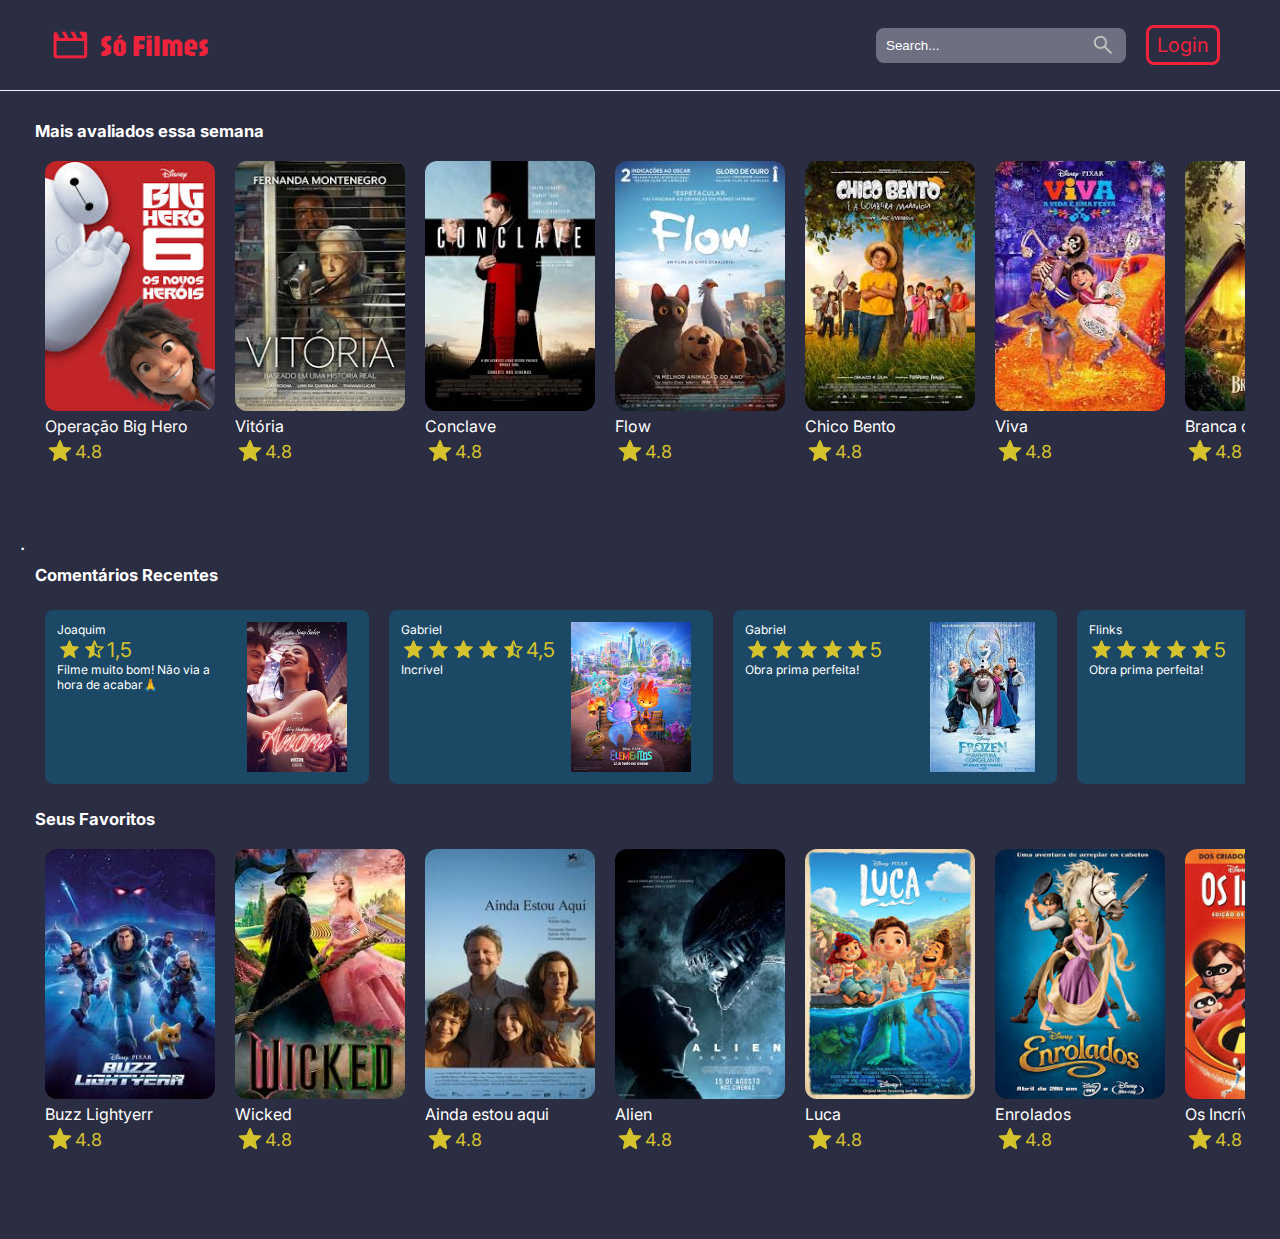
<file: index.html>
<!DOCTYPE html>
<html lang="en">

<head>
    <meta charset="UTF-8">
    <meta name="viewport" content="width=device-width, initial-scale=1.0">

    <!--Fontes-->
    <link rel="preconnect" href="https://fonts.googleapis.com">
    <link rel="preconnect" href="https://fonts.gstatic.com" crossorigin>
    <link
        href="https://fonts.googleapis.com/css2?family=Inter:ital,opsz,wght@0,14..32,100..900;1,14..32,100..900&family=Jaro:opsz@6..72&display=swap"
        rel="stylesheet">

    <!--Ícone Logo-->
    <link rel="stylesheet"
        href="https://fonts.googleapis.com/css2?family=Material+Symbols+Outlined:opsz,wght,FILL,GRAD@24,400,0,0&icon_names=movie" />

    <!--CSS Header-->
    <link rel="stylesheet" href="css/header.css">

    <!--CSS Geral-->
    <link rel="stylesheet" href="css/so_filmes.css">

    <title>Só Filmes</title>
</head>

<body>
    <header>
        <input type="checkbox" id="search_bar" />
        <div>

            <div id="logo">
                <span class="material-symbols-outlined" style="font-size: 40px;">movie</span>
                <h3>Só Filmes</h3>
            </div>

            <div>
                <input type="search" placeholder="Search..." />
                <label for="search_bar"><img src="img/search.png" /></label>
                <a>Login</a>
            </div>
        </div>
        <input type="search" placeholder="Search...">
    </header>

    <main>
        <section>
            <h5>Mais avaliados essa semana</h5>
            <section>
                <div class="filme">
                    <a href="filme/index.html"><img src="img/bighero.jpg" /></a>
                    <p>Operação Big Hero</p>
                    <div>
                        <img src="img/star_fill.png">
                        <p>4.8</p>
                    </div>
                </div>
                <div class="filme">
                    <a href="/filme/index.html"><img src="img/vitoria.jpg" /></a>
                    <p>Vitória</p>
                    <div>
                        <img src="img/star_fill.png">
                        <p>4.8</p>
                    </div>
                </div>
                <div class="filme">
                    <a href="/filme/index.html"><img src="img/conclave.jpg" /></a>
                    <p>Conclave</p>
                    <div>
                        <img src="img/star_fill.png">
                        <p>4.8</p>
                    </div>
                </div>
                <div class="filme">
                    <a href="/filme/index.html"><img src="img/flow.jpg" /></a>
                    <p>Flow</p>
                    <div>
                        <img src="img/star_fill.png">
                        <p>4.8</p>
                    </div>
                </div>
                <div class="filme">
                    <a href="/filme/index.html"><img src="img/chicobento.jpg" /></a>                    <p>Chico Bento</p>
                    <div>
                        <img src="img/star_fill.png">
                        <p>4.8</p>
                    </div>
                </div>
                <div class="filme">
                    <a href="/filme/index.html"><img src="img/viva.jpg" /></a>
                    <p>Viva</p>
                    <div>
                        <img src="img/star_fill.png">
                        <p>4.8</p>
                    </div>
                </div>
                <div class="filme">
                    <a href="/filme/index.html"><img src="img/branca.jpg" /></a>
                    <p>Branca de Neve</p>
                    <div>
                        <img src="img/star_fill.png">
                        <p>4.8</p>
                    </div>
                </div>
                <div class="filme">
                    <a href="/filme/index.html"><img src="img/roboselvagem.jpg" /></a>
                    <p>Robô Selvagem</p>
                    <div>
                        <img src="img/star_fill.png">
                        <p>4.8</p>
                    </div>
                </div>
            </section>
        </section>.

        <section>
            <h5>Comentários Recentes</h5>

            <section>
                <div class="comentario">
                    <div>
                        <p>Joaquim</p>
                        <div>
                            <img src="img/star_fill.png" />
                            <img src="img/star_half.png" />
                            <p>1,5</p>
                        </div>
                        <p>Filme muito bom! Não via a hora de acabar🙏</p>
                    </div>
                    <img src="img/anora.jpg" />
                </div>
                <div class="comentario">
                    <div>
                        <p>Gabriel</p>
                        <div>
                            <img src="img/star_fill.png" />
                            <img src="img/star_fill.png" />
                            <img src="img/star_fill.png" />
                            <img src="img/star_fill.png" />
                            <img src="img/star_half.png" />
                            <p>4,5</p>
                        </div>
                        <p>Incrível</p>
                    </div>
                    <img src="img/elementos.jpg" />
                </div>
                <div class="comentario">
                    <div>
                        <p>Gabriel</p>
                        <div>
                            <img src="img/star_fill.png" />
                            <img src="img/star_fill.png" />
                            <img src="img/star_fill.png" />
                            <img src="img/star_fill.png" />
                            <img src="img/star_fill.png" />
                            <p>5</p>
                        </div>
                        <p>Obra prima perfeita!</p>
                    </div>
                    <img src="img/frozen.jpg" />
                </div>
                <div class="comentario">
                    <div>
                        <p>Flinks</p>
                        <div>
                            <img src="img/star_fill.png" />
                            <img src="img/star_fill.png" />
                            <img src="img/star_fill.png" />
                            <img src="img/star_fill.png" />
                            <img src="img/star_fill.png" />
                            <p>5</p>
                        </div>
                        <p>Obra prima perfeita!</p>
                    </div>
                    <img src="img/vitoria.jpg" />
                </div>
            </section>

        </section>


        <section>
            <h5>Seus Favoritos</h5>
            <section>
                <div class="filme">
                    <a href="/filme/index.html"><img src="img/buzz.jpg" /></a>
                    <p>Buzz Lightyerr</p>
                    <div>
                        <img src="img/star_fill.png">
                        <p>4.8</p>
                    </div>
                </div>
                <div class="filme">
                    <a href="/filme/index.html"><img src="img/wicked.jpg" /></a>
                    <p>Wicked</p>
                    <div>
                        <img src="img/star_fill.png">
                        <p>4.8</p>
                    </div>
                </div>
                <div class="filme">
                    <a href="/filme/index.html"><img src="img/aindatoaqui.jpg" /></a>
                    <p>Ainda estou aqui</p>
                    <div>
                        <img src="img/star_fill.png">
                        <p>4.8</p>
                    </div>
                </div>
                <div class="filme">
                    <a href="/filme/index.html"><img src="img/alien.jpg" /></a>
                    <p>Alien</p>
                    <div>
                        <img src="img/star_fill.png">
                        <p>4.8</p>
                    </div>
                </div>
                <div class="filme">
                    <a href="/filme/index.html"><img src="img/luca.jpg" /></a>
                    <p>Luca</p>
                    <div>
                        <img src="img/star_fill.png">
                        <p>4.8</p>
                    </div>
                </div>
                <div class="filme">
                    <a href="/filme/index.html"><img src="img/enrolados.jpg" /></a>
                    <p>Enrolados</p>
                    <div>
                        <img src="img/star_fill.png">
                        <p>4.8</p>
                    </div>
                </div>
                <div class="filme">
                    <a href="/filme/index.html"><img src="img/incriveis.jpg" /></a>
                    <p>Os Incríveis</p>
                    <div>
                        <img src="img/star_fill.png">
                        <p>4.8</p>
                    </div>
                </div>
                <div class="filme">
                    <a href="/filme/index.html"><img src="img/kungfu.jpg" /></a>
                    <p>Kung Fu Panda</p>
                    <div>
                        <img src="img/star_fill.png">
                        <p>4.8</p>
                    </div>
                </div>
            </section>
        </section>
    </main>
</body>

</html>
</file>
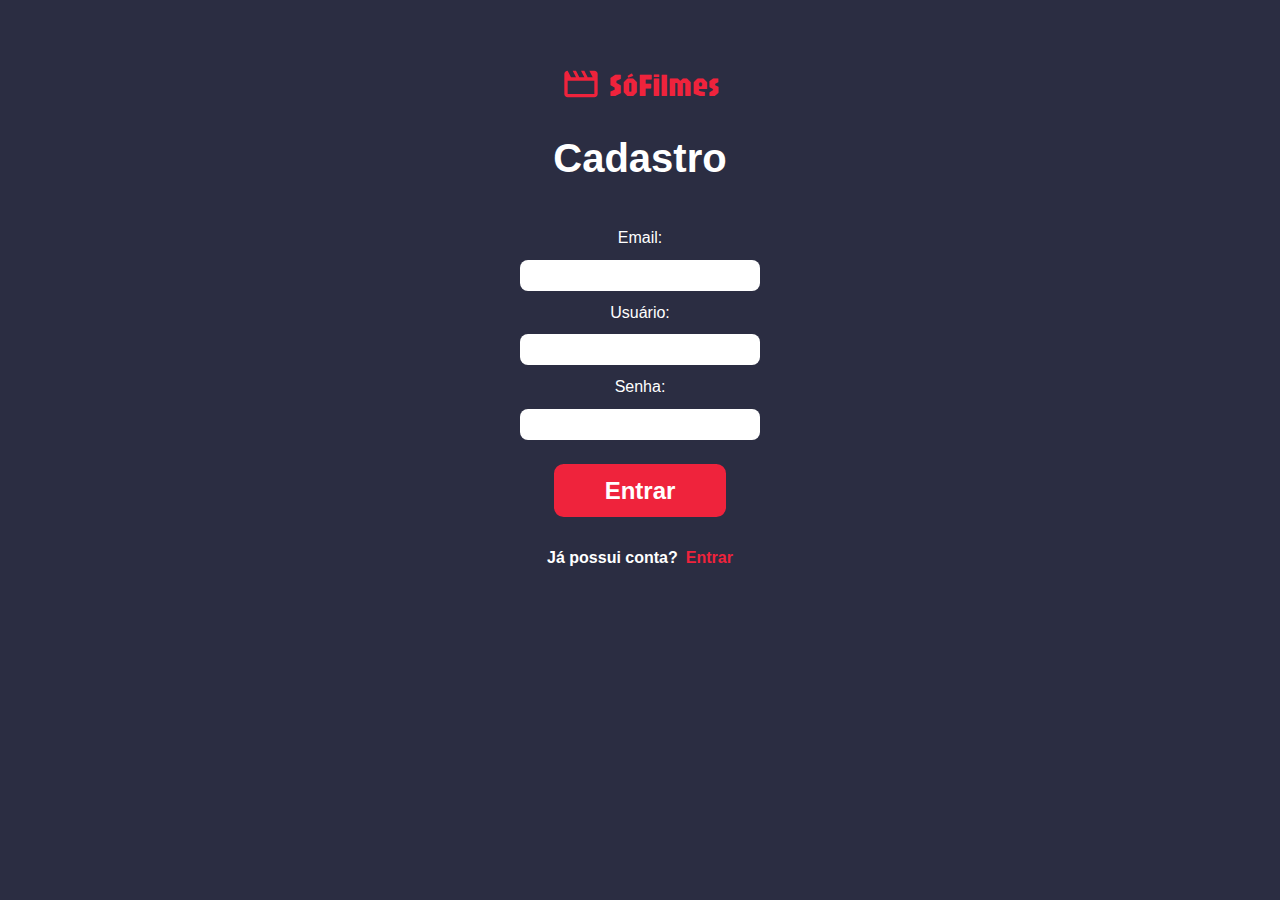
<file: cadastro/index.html>
<!DOCTYPE html>
<html lang="en">
<head>
    <head>
        <meta charset="UTF-8">
        <meta name="viewport" content="width=device-width, initial-scale=1.0">
        <!--Fontes-->
        <link rel="preconnect" href="https://fonts.googleapis.com">
        <link rel="preconnect" href="https://fonts.gstatic.com" crossorigin>
        <link
            href="https://fonts.googleapis.com/css2?family=Inter:ital,opsz,wght@0,14..32,100..900;1,14..32,100..900&family=Jaro:opsz@6..72&display=swap"
            rel="stylesheet">
        <link rel="stylesheet" href="/cadastro/cadastro.css">
        <title>SoFilmes</title>
    </head>
</head>
<body>
    <main>
        <div>
            <img src="/img/movie.svg" alt="">
            <h3>SóFilmes</h3>
        </div>
        <h2>Cadastro</h2>
        <section class="form-box">
            <label for="email">Email:</label>
            <input type="text" id="email">
        
            <label for="usuario">Usuário:</label>
            <input type="text" id="usuario">
        
            <label for="senha">Senha:</label>
            <input type="password" id="senha">
        </section>
        <aside>
            <a href="/filme/index.html">Entrar</a>
        </aside>
        <article>
            <p>Já possui conta?</p>
            <a href="/login/login.css">Entrar</a>
        </article>
    </main>
    
</body>
</html>
</file>
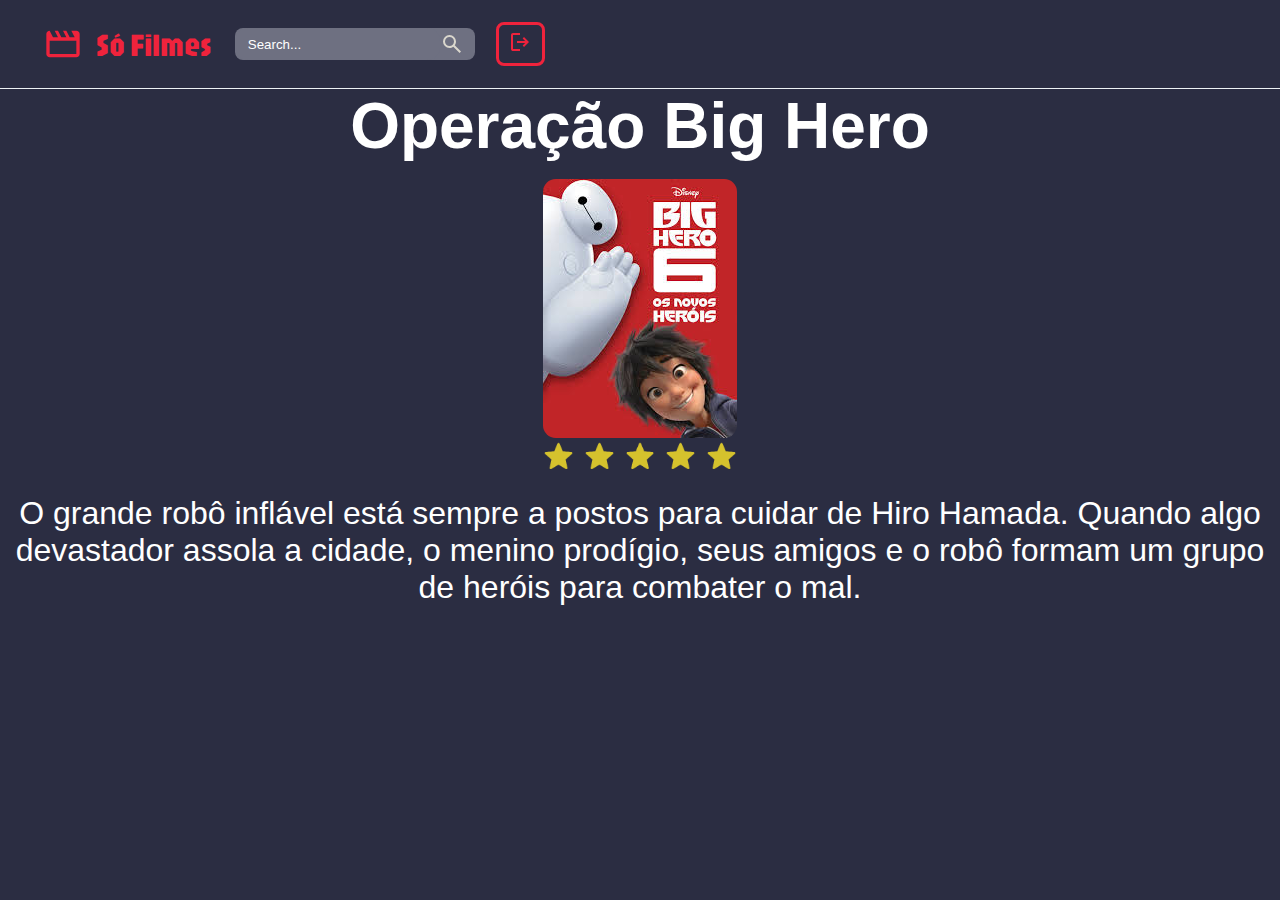
<file: filme/index.html>
<!DOCTYPE html>
<html lang="en">

<head>
    <meta charset="UTF-8">
    <meta name="viewport" content="width=device-width, initial-scale=1.0">
    <!--Fontes-->
    <link rel="preconnect" href="https://fonts.googleapis.com">
    <link rel="preconnect" href="https://fonts.gstatic.com" crossorigin>
    <link
        href="https://fonts.googleapis.com/css2?family=Inter:ital,opsz,wght@0,14..32,100..900;1,14..32,100..900&family=Jaro:opsz@6..72&display=swap"
        rel="stylesheet">
    <link rel="stylesheet" href="/css/filme.css">
    <link rel="stylesheet" href="/filme/menu.css">
    <title>SoFilmes</title>
</head>

<body>
    <header>
        <section>
            <img src="/img/movie.svg" alt="">
            <h3>Só Filmes</h3>
        </section>
        <input type="checkbox" id="menu">
        <nav>
            <label for="menu">
                <span></span>
                <span></span>
                <span></span>
            </label>
            <div>
                <form>
                    <input type="text" placeholder="Search...">
                    <img src="/img/search.svg" alt="">
                </form>
                <a href="/login/index.html"><img src="/img/logout.svg" alt=""></a>
            </div>
        </nav>
    </header>
    <main>
        <h1>Operação Big Hero</h1>
        <section>
            <img src="/img/bighero.jpg" alt="">
            <div>
                <span><img src="/img/star_fill.png" alt=""></span>
                <span><img src="/img/star_fill.png" alt=""></span>
                <span><img src="/img/star_fill.png" alt=""></span>
                <span><img src="/img/star_fill.png" alt=""></span>
                <span><img src="/img/star_fill.png" alt=""></span>
            </div>
        </section>
        <article>
            <p>O grande robô inflável está sempre a postos para cuidar de Hiro Hamada.
                Quando algo devastador assola a cidade, o menino prodígio, seus amigos e
                o robô formam um grupo de heróis para combater o mal.</p>
        </article>
    </main>
</body>

</html>
</file>
<file: css/header.css>
* {
    margin: 0px;
    padding: 0px;
}

header input#search_bar {
    display: none;
}

header {

    border-bottom: 1px solid #EDF2F4;
}

header div {
    display: flex;
    justify-content: space-between;
    align-items: center;
    padding: 10px 20px;
    height: 70px;
}

header div h3 {
    font-family: 'Jaro', sans-serif;
    font-size: 30px;
}

header div span {
    color: #EF233C;
    margin: 2px 10px;
}

header div {
    display: flex;
    align-items: center;
}

header div#logo {
    color: #EF233C;
}

header input[type="search"] {
    width: 250px;
    height: 35px;
    padding: 5px 10px;
    border-radius: 8px;
    background-color: #6E7081;
    background-image: url("../img/search.png");
    background-repeat: no-repeat;
    background-size: 24px;
    background-position: 95% 50%;
    color: #FFF;
    outline: none;
    border: none;
}

header>input[type="search"] {
    width: 95%;
    margin: 8px;
    display: none;
}

header>input#search_bar:checked~header {
    display: flex;
    flex-direction: column;
}

header>input#search_bar:checked~input[type="search"] {
    display: block;
}

header div img {
    display: none;
    padding: 3px;
    width: 30px;
    height: auto;
    background-color: #6E7081;
    border-radius: 8px;
}

header div input::placeholder {
    color: #FFF;
}

header div a {
    margin: 10px 20px;
    padding: 5px 8px;
    color: #EF233C;
    border: 3px solid #EF233C;
    border-radius: 8px;
    cursor: pointer;
}


@media (max-width: 525px) {
    header div img {
        display: inline;
    }

    header div>input {
        display: none;
    }

}
</file>
<file: css/so_filmes.css>
body {
    font-family: 'Inter', sans-serif;
    font-size: 20px;
    color: #FFF;
    background-color: #2B2D42;
}

main {
    padding: 20px;
}

section {
    margin: 10px 15px;

}

section section {
    margin: 20px 0px;
    display: flex;
    overflow-x: scroll;
    white-space: nowrap;
    scrollbar-color: #6E7081 #2B2D42;
    scrollbar-width: thin;
}

section:has(>.filme) {
    height: 350px;
}

.filme {
    margin: 0px 10px;
}

.filme a img {
    height: 250px;
    width: 170px;
    object-fit: cover;
    border-radius: 12px;
    transition: all 300ms;
    cursor: pointer;
}

.filme a img:hover {
    height: 270px;
    width: 180px;
}

.filme p {
    font-size: 0.8em;
    max-width: 165px;
}

.filme div {
    display: inline-flex;
    align-items: center;
    color: #D5C22D;

}

.filme div img {
    height: 30px;

}

.filme div p {
    font-size: 0.9em;
}


.comentario {
    padding: 12px;
    margin: 5px 10px;
    width: 300px;
    display: flex;
    flex-wrap: nowrap;
    align-items: flex-start;
    justify-content: space-between;
    background-color: #1B4965;
    border-radius: 8px;
}

.comentario div {
    width: 200px;

    flex: 1;
    min-width: 0;
    overflow-wrap: break-word;
}

.comentario div div {
    display: flex;
    color: #D5C22D;
    font-size: 1.7em;
    align-items: center;
}

.comentario div p {

    font-size: 0.6em;
    white-space: normal;
    /* Força o texto a quebrar */
    word-break: break-word;
    /* Garante que palavras longas quebrem corretamente */
}

.comentario div div img {
    height: 25px;
}

.comentario>img {
    height: 150px;
    margin: 0px 10px;
}

@media (max-width: 525px) {
    main {
        padding: 3px;
    }
}
</file>
<file: cadastro/cadastro.css>
* {
    margin: 0;
    padding: 0;
    outline: 0;
    border: 0;
    box-sizing: border-box;
}

body{
    background-color: #2B2D42;
}

main div{
    display: flex;
    justify-content: center;
    gap: 0.5rem;
    align-items: center;
    margin-top: 4rem;
}

main div img{
    width: 2.5rem;
}

main div h3{
    color: #EF233C;
    font-size: 2rem;
    font-family: 'Jaro', sans-serif;   
}

main h2{
    text-align: center;
    color: #ffffff;
    font-family: sans-serif;
    font-size: 2.5rem;
    margin-top: 2rem;
}



main section{
    margin-top: 3rem;
    display: flex;
    justify-content: center;
    align-items: center;
  }
  
  .form-box {
    display: flex;
    flex-direction: column;
    align-items: center;
    gap: 0.8rem;
  }
  
  .form-box label {
    color: white;
    font-size: 1rem;
    font-family: sans-serif;
  }
  
  .form-box input {
    width: 15rem;
    padding: 0.5rem;
    border-radius: 0.5rem;
    border: none;
  }

main aside {
    display: flex;
    justify-content: center;
    margin-top: 1.5rem;
}
main aside a{
    display: flex;
    justify-content: center;
    border: 0.2rem solid #EF233C;
    border-radius: 0.6rem;
    text-decoration: none;
    color: #ffffff;
    padding: 0.6rem 3rem;
    background-color: #EF233C;
    font-family: sans-serif;
    font-size: 1.5rem;
    font-weight: bolder;
}

main article{
    display: flex;
    justify-content: center;
    margin: 2rem;
    font-family: sans-serif;
}
main article p{
    color: #ffffff;
    margin-right: 0.5rem;
    font-weight: bolder;
}

main article a{
    text-decoration: none;
    color: #EF233C;
    font-weight: bolder;
}
</file>
<file: css/filme.css>
* {
    margin: 0;
    padding: 0;
    outline: 0;
    border: 0;
    box-sizing: border-box;
}

body{
    background-color: #2B2D42;
}

/* Header */

header{
    display: flex;
    align-items: center;
    border-bottom: 0.1rem solid #EDF2F4;
}

header section{
    display: flex;
    align-items: center;
    padding: 1.5rem;
    gap: 0.8rem;
    margin-left: 1.2rem;
}

header section img{
    width: 2.5rem;
}

header section h3{
    color: #EF233C;
    font-size: 2rem;
    font-family: 'Jaro', sans-serif;   
}
header nav div{
    display: flex;
    align-items: center;
    margin-left: auto;
}

header nav div form{
    display: flex;
    border: none;
    border-radius: 0.5rem;
    background-color: #6E7081;
    width: 15rem;
    height: 2rem;
    margin-left: auto;
}

header nav div form input{
    background-color: #6E7081;
    border-radius: 0.8rem;
    color: white;
    width: 14rem;
    height: 2rem;
}

header nav div form input::placeholder{
    color: white;
    padding: 0.8rem;
}

header nav div form img{
    width: 1.5rem;
    margin-right: 0.7rem;
}

header nav div a{
    text-decoration: none;
    border: 0.2rem solid #EF233C;
    border-radius: 0.5rem;
    color: #EF233C;
    margin-left: 1.3rem;
    margin-right: 4.5rem;
    padding: 0.3rem 0.6rem;
    font-size: 1.3rem;
    cursor: pointer;
    font-family: sans-serif;
}

/* Main */

main h1{
    display: flex;
    justify-content: center;
    color: #ffff;
    font-size: 4rem;
    font-family: sans-serif;
}

main section{
    display: flex;
    flex-direction: column;
    align-items: center;
    margin-top: 1rem;
}

main section img{
    border-radius: 0.8rem;
}

main section div img{
    width: 2.3rem;
    cursor: pointer;
    transition: all 300ms;
}
main section div img:hover{
    transform: scale(1.2);
}

main article p{
    color: #ffffff;
    margin: 1rem 0.5rem 0.5rem 0.5rem;
    font-size: 2rem;
    font-family: sans-serif;
    text-align: center;
}
</file>
<file: filme/menu.css>
header input#menu{
    display: none;
}

@media(max-width: 600px) {
    header nav div{
        display: none;
    }

    header{
        flex-direction: row-reverse;
    }
    
    header section h3{
        display: none;
    }

    header nav{
        display: flex;
        margin-left: 0.1rem;
    }
    header nav img{
        display: flex;
    }

    header nav label {
        margin-left: 0.5rem;
        border: 0.18rem solid #ffffff;
        width: 2.5rem;
        height: 2.5rem;
        display: flex;
        align-items: center;
        justify-content: space-around;
        flex-direction: column;
        cursor: pointer;
    }

    header nav label span {
        border: 0.1rem solid #ffffff;
        width: 1.6rem;
        height: 0.1rem;
    }

    header nav label span:first-child {
        margin-top: 0.2rem;
    }

    header nav label span:last-child {
        margin-bottom: 0.2rem;
    }

    header input#menu:checked~nav div {
        display: flex;
        flex-direction: column;
        position: absolute;
        align-items: flex-start;
        top: 3.1rem;
        left: 0.5rem;
    }
}
</file>
